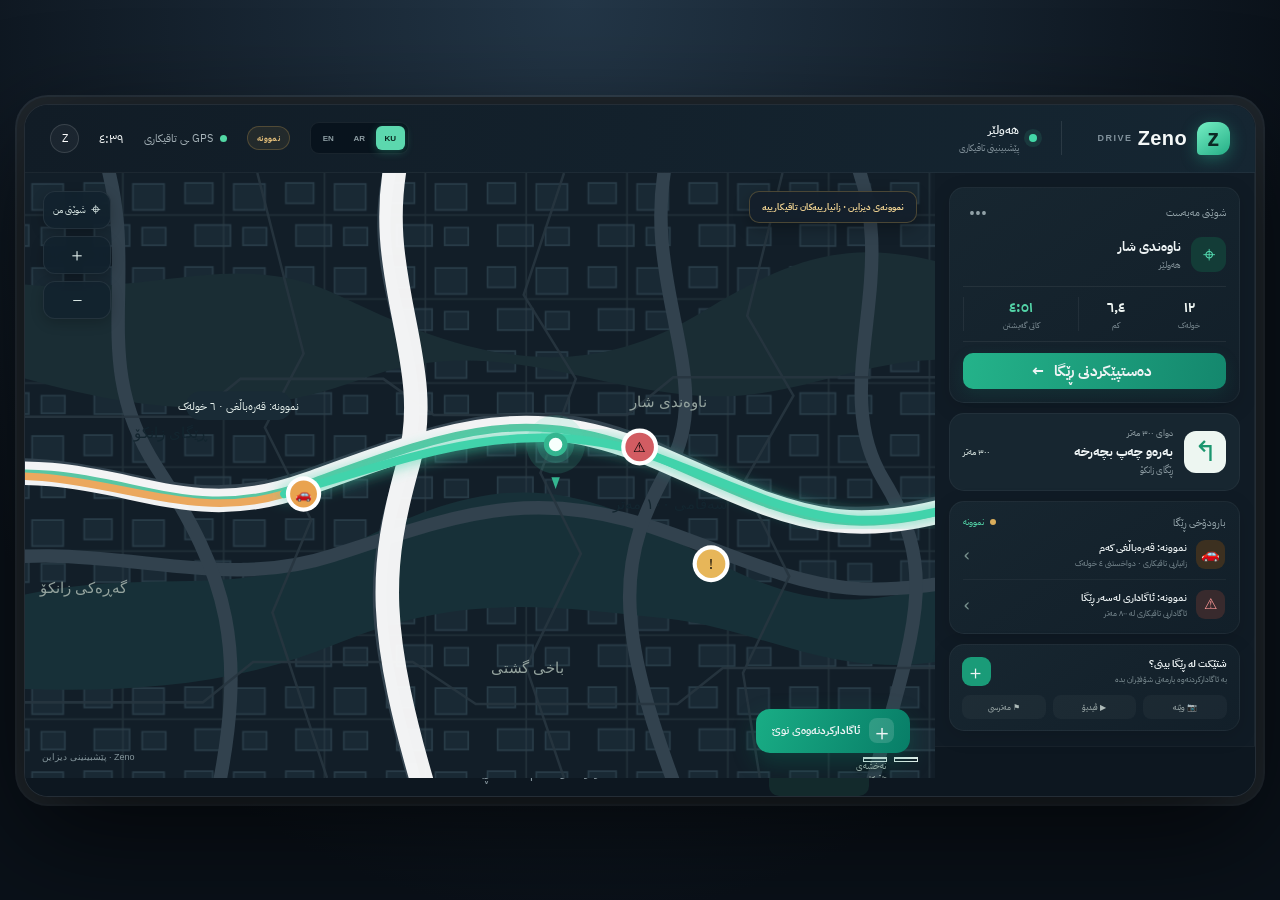
<file: zeno/car-preview.html>
<!doctype html>
<html lang="ku" dir="rtl">
<head>
  <meta charset="utf-8">
  <meta name="viewport" content="width=device-width,initial-scale=1">
  <meta name="theme-color" content="#07121d">
  <title>Zeno — شاشة السيارة</title>
  <link rel="preconnect" href="https://fonts.googleapis.com">
  <link rel="preconnect" href="https://fonts.gstatic.com" crossorigin>
  <link href="https://fonts.googleapis.com/css2?family=IBM+Plex+Sans+Arabic:wght@400;500;600;700&display=swap" rel="stylesheet">
  <link rel="stylesheet" href="css/zeno-car-preview.css">
  <link rel="stylesheet" href="css/zeno-languages.css">
</head>
<body>
  <main class="car-display">
    <header class="headbar">
      <a class="brand" href="./index.html" aria-label="Return to Zeno"><span class="brand-icon">z</span><span>Zeno</span><i>DRIVE</i></a>
      <div class="head-location"><span class="live-pip"></span><div><b id="locationCity">هەولێر</b><small id="mapNow">پێشبینینی تاقیکاری</small></div></div>
      <div class="head-meta"><nav class="language-switch" aria-label="Choose language"><button data-lang="ku" class="active" aria-pressed="true">KU</button><button data-lang="ar" aria-pressed="false">AR</button><button data-lang="en" aria-pressed="false">EN</button></nav><span class="preview-chip" id="previewMode">نموونە</span><span class="gps"><i></i> <span id="gpsText">GPS ـی تاقیکاری</span></span><span class="clock" id="clock">٤:٣٩</span><span class="profile">ز</span></div>
    </header>
    <section class="drive-layout">
      <div class="map-window">
        <svg class="map-image" viewBox="0 0 1200 720" preserveAspectRatio="xMidYMid slice" aria-label="نەخشەی تاقیکاری">
          <defs><pattern id="blocks" width="120" height="100" patternUnits="userSpaceOnUse"><path d="M9 12h33v24H9zM67 13h37v31H67zM21 62h42v25H21zM78 65h28v21H78z" fill="#182a38" stroke="#29404e" stroke-width="2" rx="5"/><path d="M0 50H120M55 0v100" stroke="#30424c" stroke-width="2" opacity=".55"/></pattern><linearGradient id="water" x2="0" y2="1"><stop stop-color="#123346"/><stop offset="1" stop-color="#102c3d"/></linearGradient><filter id="glow"><feGaussianBlur stdDeviation="9" result="b"/><feMerge><feMergeNode in="b"/><feMergeNode in="SourceGraphic"/></feMerge></filter></defs>
          <rect width="1200" height="720" fill="#111e29"/><rect width="1200" height="720" fill="url(#blocks)" opacity=".88"/>
          <path d="M-50 110 C170 180 285 75 430 145 S710 260 865 165 S1080 80 1260 140L1260 235C1080 190 1000 275 860 265S610 190 460 245 180 290-50 210Z" fill="#182d35"/>
          <path d="M-35 530 C170 450 290 520 430 450S670 345 820 430 1040 540 1240 455L1240 555C1050 630 960 545 820 530S575 500 430 560 140 620-35 610Z" fill="#153139"/>
          <g fill="none" stroke="#304250" stroke-width="16" stroke-linecap="round">
            <path d="M-40 355 C160 320 225 420 395 360 S660 260 815 330 1020 440 1240 365"/><path d="M-40 470 C145 425 270 505 425 455S665 370 830 430 1030 520 1240 470"/><path d="M150 -30 C200 120 130 220 215 350S325 565 285 750"/><path d="M500 -30 C450 125 550 215 510 345S465 530 530 750"/><path d="M825 -30 C785 130 885 245 825 350S755 530 840 750"/><path d="M1040 -30 C1110 115 1010 250 1080 365S1115 545 1060 750"/>
          </g>
          <g fill="none" stroke="#263641" stroke-width="3" opacity=".9"><path d="M20 290h240l55-45h170l60 43h230l55-45h340M0 630h270l60-48h190l75 50h240l54-43h280M335 0l55 215-46 88 55 110-46 110 65 197M700 0l-48 145 62 100-42 112 48 96-65 135 45 132M960 0l-42 170 55 95-60 105 55 110-55 115 20 125"/></g>
          <g fill="none" stroke="#fff" stroke-width="28" stroke-linecap="round" opacity=".94"><path d="M-30 365 C165 330 230 430 395 370S655 270 815 340 1035 450 1235 375"/><path d="M505 -35 C465 120 550 220 515 345S475 540 540 755"/></g>
          <path d="M-30 365 C165 330 230 430 395 370S655 270 815 340 1035 450 1235 375" fill="none" stroke="#4fc9a2" stroke-width="9" stroke-linecap="round"/>
          <path d="M-30 367 C130 337 235 422 367 382" fill="none" stroke="#f1a755" stroke-width="9" stroke-linecap="round"/>
          <path d="M367 382 C505 344 652 279 815 340S1035 450 1235 375" fill="none" stroke="#36d7aa" stroke-width="10" stroke-linecap="round" filter="url(#glow)"/>
          <g font-family="Arial,sans-serif" font-size="18" fill="#93a39e"><text id="cityCenter" x="870" y="278">ناوەندی شار</text><text id="university" x="180" y="500">گەڕەکی زانکۆ</text><text id="park" x="700" y="595">باخی گشتی</text><text id="mainRoad" x="895" y="400" fill="#112530">شەقامی ١٠٠ مەتر</text><text id="universityRoad" x="275" y="315" fill="#112530">ڕێگای زانکۆ</text></g>
          <g transform="translate(690 323)"><circle r="35" fill="#36d7aa" opacity=".15"/><circle r="22" fill="#36d7aa" opacity=".2"/><circle r="11" fill="#f6fffc" stroke="#29b98f" stroke-width="6"/><path d="M-5 39 0 53 5 39" fill="#29b98f"/></g>
          <g transform="translate(390 382)"><circle r="21" fill="#fff"/><circle r="16" fill="#f0a245"/><text y="6" text-anchor="middle" font-size="16">🚗</text></g>
          <g transform="translate(790 326)"><circle r="22" fill="#fff"/><circle r="17" fill="#dc5960"/><text y="6" text-anchor="middle" font-size="17">⚠</text></g>
          <g transform="translate(875 465)"><circle r="22" fill="#fff"/><circle r="17" fill="#ecb64e"/><text y="6" text-anchor="middle" font-size="17">!</text></g>
          <g transform="translate(250 260)"><rect x="0" y="0" width="126" height="34" rx="17" fill="#172b38"/><text id="trafficMarker" x="63" y="22" text-anchor="middle" fill="#e8f3ee" font-size="13">قەرەباڵغی · ٦ خولەک</text></g>
        </svg>
        <div class="map-controls"><button>⌖ <small id="myLocation">شوێنی من</small></button><button aria-label="Zoom in">＋</button><button aria-label="Zoom out">−</button></div>
        <div class="map-scale"><span></span> <span id="mapLabel">نەخشەی تاقیکاری</span></div>
        <div class="preview-banner" id="previewBanner">نموونەی دیزاین · زانیارییەکان تاقیکارییە</div>
        <div class="map-attribution" id="mapAttribution">Zeno · پێشبینینی دیزاین</div>
        <button class="report-button"><span>＋</span><span id="reportNew">ئاگادارکردنەوەی نوێ</span></button>
      </div>
      <aside class="side-panel">
        <section class="destination"><div class="section-head"><span id="destinationTitle">شوێنی مەبەست</span><button aria-label="More">•••</button></div><div class="destination-name"><span class="dest-icon">⌖</span><div><b id="destinationName">ناوەندی شار</b><small id="destinationCity">هەولێر</small></div></div><div class="route-stats"><div><strong id="tripMinutes">١٢</strong><small id="minutes">خولەک</small></div><div><strong id="tripKm">٦٫٤</strong><small id="kilometers">کم</small></div><div class="arrive"><strong id="arrivalTime">٤:٥١</strong><small id="eta">کاتی گەیشتن</small></div></div><button class="route-button"><span id="startDrive">دەستپێکردنی ڕێگا</span> <span>←</span></button></section>
        <section class="next-turn"><div class="turn-icon">↰</div><div><small id="turnAfter">دوای ٣٠٠ مەتر</small><b id="turnInstruction">بەرەو چەپ بچەرخە</b><span id="turnStreet">ڕێگای زانکۆ</span></div><span class="turn-distance" id="turnDistance">٣٠٠ مەتر</span></section>
        <section class="road-status"><div class="section-head"><span id="roadTitle">بارودۆخی ڕێگا</span><span class="updated"><i></i> <span id="live">زیندوو</span></span></div><div class="status-line"><span class="status-symbol traffic">🚗</span><div><b id="trafficTitle">قەرەباڵغی کەمە</b><small id="trafficDesc">چاوەڕوانی دواخستنی ٤ خولەک بکە</small></div><span class="status-arrow">›</span></div><div class="status-line"><span class="status-symbol hazard">⚠</span><div><b id="hazardTitle">ئاگاداری لەسەر ڕێگاکەت</b><small id="hazardDesc">ڕووداوێک لە ٨٠٠ مەتر دوورە</small></div><span class="status-arrow">›</span></div></section>
        <section class="quick-report"><div><b id="seeSomething">شتێکت لە ڕێگا بینی؟</b><small id="helpDrivers">بە ئاگادارکردنەوە یارمەتی شۆفێران بدە</small></div><button aria-label="Add report">＋</button><div class="report-media"><span id="reportPhoto">📷 وێنە</span><span id="reportVideo">▶ ڤیدیۆ</span><span id="reportHazard">⚑ مەترسی</span></div></section>
        <footer class="panel-footer"><span>◉ <b>4G</b></span><span id="weather">☀️ ٢٨°</span><span><span id="voiceAlerts">دەنگی ئاگادارکردنەوە</span> <i class="toggle"><i></i></i></span></footer>
      </aside>
    </section>
    <nav class="dock"><button class="dock-active"><span>⌖</span><span id="navMap">نەخشە</span></button><button><span>↗</span><span id="navTrips">گەشتەکان</span></button><button><span>◉</span><span id="navReports">ئاگادارکردنەوەکانم</span></button><button><span>⚙</span><span id="navSettings">ڕێکخستنەکان</span></button></nav>
  </main>
  <script>
    const copy={
      ku:{locationCity:'هەولێر',mapNow:'پێشبینینی تاقیکاری',gpsText:'GPS ـی تاقیکاری',clock:'٤:٣٩',cityCenter:'ناوەندی شار',university:'گەڕەکی زانکۆ',park:'باخی گشتی',mainRoad:'شەقامی ١٠٠ مەتر',universityRoad:'ڕێگای زانکۆ',trafficMarker:'نموونە: قەرەباڵغی · ٦ خولەک',myLocation:'شوێنی من',mapLabel:'نەخشەی تاقیکاری',reportNew:'ئاگادارکردنەوەی نوێ',destinationTitle:'شوێنی مەبەست',destinationName:'ناوەندی شار',destinationCity:'هەولێر',tripMinutes:'١٢',tripKm:'٦٫٤',minutes:'خولەک',kilometers:'کم',arrivalTime:'٤:٥١',eta:'کاتی گەیشتن',weather:'☀️ ٢٨°',startDrive:'دەستپێکردنی ڕێگا',turnAfter:'دوای ٣٠٠ مەتر',turnInstruction:'بەرەو چەپ بچەرخە',turnStreet:'ڕێگای زانکۆ',turnDistance:'٣٠٠ مەتر',roadTitle:'بارودۆخی ڕێگا',live:'نموونە',trafficTitle:'نموونە: قەرەباڵغی کەم',trafficDesc:'زانیاریی تاقیکاری · دواخستنی ٤ خولەک',hazardTitle:'نموونە: ئاگاداری لەسەر ڕێگا',hazardDesc:'ئاگاداریی تاقیکاری لە ٨٠٠ مەتر',seeSomething:'شتێکت لە ڕێگا بینی؟',helpDrivers:'بە ئاگادارکردنەوە یارمەتی شۆفێران بدە',reportPhoto:'📷 وێنە',reportVideo:'▶ ڤیدیۆ',reportHazard:'⚑ مەترسی',voiceAlerts:'دەنگی ئاگادارکردنەوە',navMap:'نەخشە',navTrips:'گەشتەکان',navReports:'ئاگادارکردنەوەکانم',navSettings:'ڕێکخستنەکان',previewMode:'نموونە',previewBanner:'نموونەی دیزاین · زانیارییەکان تاقیکارییە',mapAttribution:'Zeno · پێشبینینی دیزاین'},
      ar:{locationCity:'أربيل',mapNow:'معاينة تصميمية',gpsText:'GPS تجريبي',clock:'٤:٣٩',cityCenter:'وسط المدينة',university:'حي الجامعة',park:'الحديقة العامة',mainRoad:'شارع ١٠٠ متر',universityRoad:'طريق الجامعة',trafficMarker:'مثال: ازدحام · ٦ دقائق',myLocation:'موقعي',mapLabel:'خريطة تجريبية',reportNew:'بلاغ جديد',destinationTitle:'الوجهة',destinationName:'وسط المدينة',destinationCity:'أربيل',tripMinutes:'١٢',tripKm:'٦٫٤',minutes:'دقيقة',kilometers:'كم',arrivalTime:'٤:٥١',eta:'الوصول المتوقع',weather:'☀️ ٢٨°',startDrive:'ابدأ القيادة',turnAfter:'بعد ٣٠٠ متر',turnInstruction:'انعطف يساراً',turnStreet:'طريق الجامعة',turnDistance:'٣٠٠ م',roadTitle:'حالة الطريق',live:'مثال',trafficTitle:'مثال: ازدحام خفيف',trafficDesc:'بيانات تجريبية · تأخير ٤ دقائق',hazardTitle:'مثال: تنبيه على الطريق',hazardDesc:'تنبيه تجريبي على بعد ٨٠٠ متر',seeSomething:'شفت شي بالطريق؟',helpDrivers:'ساعد السائقين بتنبيه سريع',reportPhoto:'📷 صورة',reportVideo:'▶ فيديو',reportHazard:'⚑ خطر',voiceAlerts:'صوت التنبيهات',navMap:'الخريطة',navTrips:'المشاوير',navReports:'بلاغاتي',navSettings:'الإعدادات',previewMode:'تجريبي',previewBanner:'معاينة تصميمية · البيانات والأرقام أمثلة فقط',mapAttribution:'Zeno · معاينة تصميمية'},
      en:{locationCity:'Erbil',mapNow:'Design preview',gpsText:'Demo GPS',clock:'4:39',cityCenter:'City centre',university:'University district',park:'Public park',mainRoad:'100 m Street',universityRoad:'University Road',trafficMarker:'Sample traffic · 6 min',myLocation:'My location',mapLabel:'Map preview',reportNew:'New report',destinationTitle:'Destination',destinationName:'City centre',destinationCity:'Erbil',tripMinutes:'12',tripKm:'6.4',minutes:'min',kilometers:'km',arrivalTime:'4:51',eta:'Estimated arrival',weather:'☀️ 28°',startDrive:'Start driving',turnAfter:'In 300 m',turnInstruction:'Turn left',turnStreet:'University Road',turnDistance:'300 m',roadTitle:'Road conditions',live:'Sample',trafficTitle:'Sample: light traffic',trafficDesc:'Demo data · 4 min delay',hazardTitle:'Sample road alert',hazardDesc:'Demo incident 800 m ahead',seeSomething:'See something on the road?',helpDrivers:'Help drivers with a quick alert',reportPhoto:'📷 Photo',reportVideo:'▶ Video',reportHazard:'⚑ Hazard',voiceAlerts:'Voice alerts',navMap:'Map',navTrips:'Trips',navReports:'My reports',navSettings:'Settings',previewMode:'Demo',previewBanner:'DESIGN PREVIEW · SAMPLE DATA ONLY',mapAttribution:'Zeno · Design preview'}
    };
    const setLanguage=lang=>{const d=copy[lang]||copy.ku;document.documentElement.lang=lang;document.documentElement.dir=lang==='en'?'ltr':'rtl';Object.entries(d).forEach(([id,text])=>{const el=document.getElementById(id);if(el)el.textContent=text});document.querySelectorAll('[data-lang]').forEach(b=>{const active=b.dataset.lang===lang;b.classList.toggle('active',active);b.setAttribute('aria-pressed',active)});document.querySelector('.map-image').setAttribute('aria-label',lang==='en'?'Navigation map preview':lang==='ar'?'خريطة قيادة تجريبية':'نەخشەی تاقیکاری');document.querySelector('.language-switch').setAttribute('aria-label',lang==='en'?'Choose language':lang==='ar'?'اختيار اللغة':'زمان هەڵبژێرە');document.querySelector('.map-controls button:first-child').setAttribute('aria-label',d.myLocation);document.querySelector('.map-controls button:nth-child(2)').setAttribute('aria-label',lang==='en'?'Zoom in':lang==='ar'?'تكبير':'گەورەکردن');document.querySelector('.map-controls button:nth-child(3)').setAttribute('aria-label',lang==='en'?'Zoom out':lang==='ar'?'تصغير':'بچووککردن');document.querySelector('.destination .section-head button').setAttribute('aria-label',lang==='en'?'More':lang==='ar'?'المزيد':'زیاتر');document.querySelector('.quick-report>button').setAttribute('aria-label',lang==='en'?'Add report':lang==='ar'?'إضافة بلاغ':'ئاگادارکردنەوە زیاد بکە');document.querySelector('.profile').textContent=lang==='en'?'Z':lang==='ar'?'م':'Z'};
    document.querySelectorAll('[data-lang]').forEach(b=>b.addEventListener('click',()=>setLanguage(b.dataset.lang)));
    setLanguage('ku');
  </script>
</body>
</html>
</file>
<file: zeno/css/zeno-car-preview.css>
*{box-sizing:border-box} :root{font-family:"IBM Plex Sans Arabic",Tahoma,sans-serif;color:#eef4f5;background:#070d13;font-synthesis:none}body{margin:0;min-height:100vh;display:grid;place-items:center;padding:24px;background:radial-gradient(ellipse at 45% 0,#233647,#0a1119 72%)}button{font:inherit;color:inherit;cursor:pointer}.car-display{width:min(1400px,100%);aspect-ratio:16/9;min-height:620px;max-height:900px;display:flex;flex-direction:column;overflow:hidden;border-radius:24px;background:#0c151e;border:1px solid #65727a44;box-shadow:0 35px 110px #000a,0 0 0 7px #20272d,0 0 0 9px #65707844}.headbar{height:68px;flex:none;display:flex;align-items:center;padding:0 25px;background:linear-gradient(100deg,#111c26,#152632);border-bottom:1px solid #ffffff0c}.brand{display:flex;align-items:center;gap:10px;font:700 20px Arial,sans-serif;letter-spacing:.4px}.brand-icon{width:33px;height:33px;display:grid;place-items:center;border-radius:12px 12px 12px 4px;background:linear-gradient(145deg,#75efc4,#25ae86);color:#0c2a25;font-size:23px;font-weight:800;box-shadow:0 4px 16px #28bd9460}.brand i{margin-right:-5px;color:#82939d;font-size:9px;font-style:normal;letter-spacing:1.5px}.head-location{display:flex;align-items:center;gap:10px;margin-right:36px;padding-right:24px;border-right:1px solid #ffffff18}.live-pip{width:8px;height:8px;background:#43d8a7;border-radius:50%;box-shadow:0 0 0 5px #43d8a71c}.head-location>div,.destination-name>div{display:grid;gap:2px}.head-location b{font-size:12px;font-weight:600}.head-location small{font-size:9px;color:#82919a}.head-meta{display:flex;align-items:center;gap:20px;margin-right:auto;color:#a8b5bb;font-size:11px}.gps{display:flex;align-items:center;gap:7px}.gps i,.updated i{height:7px;width:7px;border-radius:50%;background:#52d8a4}.clock{font-size:13px;color:#f4f7f7}.profile{width:29px;height:29px;display:grid;place-items:center;border:1px solid #ffffff21;border-radius:50%;background:#ffffff0b;color:#fff}.drive-layout{min-height:0;flex:1;display:grid;grid-template-columns:minmax(0,1fr) 320px;direction:ltr}.map-window{position:relative;overflow:hidden;background:#13202a;direction:rtl}.map-image{position:absolute;inset:0;width:100%;height:100%;filter:saturate(.9)}.map-controls{position:absolute;top:18px;left:18px;display:grid;gap:7px}.map-controls button{min-width:38px;height:38px;padding:0 9px;display:flex;align-items:center;justify-content:center;gap:5px;border:1px solid #ffffff13;border-radius:12px;background:#12222edc;box-shadow:0 4px 13px #0003;color:#d7e5e2;font-size:18px;backdrop-filter:blur(8px)}.map-controls button:first-child{font-size:17px}.map-controls small{font-size:9px}.map-scale{position:absolute;bottom:16px;right:17px;display:flex;align-items:center;gap:7px;color:#a7b6b1;font-size:9px;text-shadow:0 1px 4px #000}.map-scale span{width:24px;height:5px;border:1px solid #e6f3ef;border-top:2px solid #e6f3ef}.map-attribution{position:absolute;left:17px;bottom:16px;color:#86979d;font:9px Arial,sans-serif}.map-attribution span{color:#39c39b;margin:0 4px}.report-button{position:absolute;bottom:25px;right:25px;height:44px;display:flex;align-items:center;gap:9px;padding:0 16px;border:0;border-radius:14px;background:linear-gradient(110deg,#19ad85,#087d67);box-shadow:0 9px 24px #087b6055;font-size:11px;font-weight:700}.report-button span:first-child{width:25px;height:25px;display:grid;place-items:center;border-radius:8px;background:#ffffff25;font:22px Arial}.side-panel{direction:rtl;display:flex;flex-direction:column;gap:10px;padding:14px;background:#101b25;border-right:1px solid #ffffff0c}.destination,.road-status,.quick-report{padding:13px;border:1px solid #ffffff0c;border-radius:15px;background:linear-gradient(145deg,#172630,#121f29);box-shadow:0 5px 20px #0002}.section-head{display:flex;align-items:center;justify-content:space-between;color:#98a8ae;font-size:10px}.section-head button{border:0;background:none;color:#91a1a7;font-size:15px}.destination-name{display:flex;align-items:center;gap:10px;margin-top:12px}.dest-icon{width:35px;height:35px;display:grid;place-items:center;border-radius:11px;background:#133c37;color:#54dbb0;font-size:22px}.destination-name b{font-size:13px}.destination-name small{color:#829198;font-size:9px}.route-stats{display:flex;align-items:center;gap:0;margin-top:14px;padding:10px 0;border-top:1px solid #ffffff10;border-bottom:1px solid #ffffff10}.route-stats div{flex:1;display:grid;justify-items:center;gap:1px;border-left:1px solid #ffffff10}.route-stats div:first-child{border:0}.route-stats strong{font-size:14px;color:#eff6f3}.route-stats small{font-size:8px;color:#86969d}.route-stats .arrive{flex:1.55}.route-stats .arrive strong{color:#53d3a7}.route-button{width:100%;height:36px;margin-top:11px;border:0;border-radius:10px;background:linear-gradient(100deg,#24b38a,#14876d);box-shadow:0 5px 15px #128b6c29;font-size:10px;font-weight:700}.route-button span{margin-right:7px;font-size:15px}.next-turn{min-height:78px;display:flex;align-items:center;gap:11px;padding:11px 13px;border:1px solid #ffffff0c;border-radius:15px;background:#172630}.turn-icon{width:42px;height:42px;flex:none;display:grid;place-items:center;border-radius:12px;background:#edf6f1;color:#1b966f;font:28px Arial}.next-turn>div:nth-child(2){display:grid;gap:2px}.next-turn small{font-size:9px;color:#8b9aa0}.next-turn b{font-size:13px}.next-turn span{font-size:9px;color:#89989f}.turn-distance{margin-right:auto;color:#d6e2de!important}.road-status{padding-bottom:4px}.updated{display:flex;align-items:center;gap:6px;color:#53d3a7;font-size:9px}.updated i{width:6px;height:6px}.status-line{display:flex;align-items:center;gap:9px;padding:10px 1px;border-bottom:1px solid #ffffff0b}.status-line:last-child{border:0}.status-symbol{width:29px;height:29px;flex:none;display:grid;place-items:center;border-radius:9px;background:#3c3020;font-size:15px}.status-symbol.hazard{background:#382a2d;color:#ff9998}.status-line div{display:grid;gap:2px}.status-line b{font-size:10px;font-weight:600}.status-line small{font-size:8px;color:#82939a}.status-arrow{margin-right:auto;color:#78908d;font-size:19px}.quick-report{position:relative;padding:11px 12px}.quick-report>div:first-child{display:grid;gap:2px}.quick-report b{font-size:10px}.quick-report small{font-size:8px;color:#85969b}.quick-report>button{position:absolute;left:12px;top:12px;width:29px;height:29px;border:0;border-radius:9px;background:#1a9b78;font-size:19px}.report-media{display:flex;gap:7px;margin-top:10px}.report-media span{flex:1;text-align:center;padding:6px 2px;border-radius:8px;background:#ffffff09;color:#aebbb9;font-size:8px}.panel-footer{display:flex;align-items:center;justify-content:space-between;margin-top:auto;padding:8px 4px 0;color:#8d9da3;font-size:9px}.panel-footer>span{display:flex;align-items:center;gap:5px}.panel-footer b{font:10px Arial;color:#b8c7c8}.toggle{width:27px;height:15px;padding:2px;border-radius:10px;background:#218f70}.toggle i{display:block;width:11px;height:11px;border-radius:50%;margin-right:auto;background:white}.dock{height:50px;flex:none;display:flex;align-items:stretch;justify-content:center;gap:8px;background:#0d1720;border-top:1px solid #ffffff0c}.dock button{min-width:100px;display:flex;align-items:center;justify-content:center;gap:7px;border:0;border-radius:10px;background:transparent;color:#829199;font-size:9px}.dock button span{font-size:15px}.dock .dock-active{color:#55dbb1;background:#132a2c}.dock-active span{color:#5de2b5}@media(max-width:900px){body{padding:0}.car-display{width:100%;max-height:none;min-height:100dvh;height:100dvh;aspect-ratio:auto;border-radius:0;border:0;box-shadow:none}.headbar{height:54px;padding:0 14px}.drive-layout{grid-template-columns:minmax(0,1fr) 270px}.side-panel{padding:9px;gap:7px}.destination,.road-status,.quick-report{padding:10px}.head-location{margin-right:18px;padding-right:15px}.head-meta{gap:12px}}@media(max-width:650px){.drive-layout{grid-template-columns:minmax(0,1fr) 210px}.side-panel{padding:7px;gap:6px}.brand{font-size:17px}.brand-icon{width:29px;height:29px}.head-location b{font-size:10px}.head-location{margin-right:12px;padding-right:10px}.head-meta{gap:9px;font-size:9px}.profile{width:25px;height:25px}.route-stats strong{font-size:11px}.route-stats .arrive{flex:1.35}.next-turn{padding:8px}.turn-icon{width:33px;height:33px}.next-turn b{font-size:10px}.status-line{gap:6px}.status-line b{font-size:9px}.status-line small{font-size:7px}.dock{height:44px}.dock button{min-width:70px;font-size:8px}}@media(max-width:510px){.drive-layout{grid-template-columns:1fr;grid-template-rows:minmax(0,1fr) auto}.side-panel{display:grid;grid-template-columns:1fr 1fr;max-height:240px;overflow:hidden}.destination{grid-row:span 2}.road-status{grid-column:2}.quick-report{grid-column:2}.next-turn{grid-column:1/-1;min-height:60px}.panel-footer{display:none}.head-location{display:none}.map-controls{top:10px;left:10px}.report-button{bottom:12px;right:12px}.dock{display:none}}@media(max-height:560px) and (min-width:511px){.headbar{height:50px}.side-panel{padding:7px;gap:5px}.destination,.road-status,.quick-report{padding:8px}.next-turn{min-height:65px}.route-stats{margin-top:8px;padding:6px 0}.route-button{margin-top:7px;height:31px}.quick-report .report-media{margin-top:6px}.dock{height:40px}}

.preview-chip{padding:5px 9px;border:1px solid #d9aa5340;border-radius:999px;background:#d9aa5316;color:#e7c17b;font-size:8px;font-weight:700;letter-spacing:.3px}.preview-banner{position:absolute;z-index:10;top:18px;right:18px;padding:8px 12px;border:1px solid #dfb25345;border-radius:10px;background:#141f2be8;color:#f0d392;font-size:9px;font-weight:700;box-shadow:0 5px 16px #0004;backdrop-filter:blur(8px)}.updated i{background:#d9ad5b}.brand{text-decoration:none;color:#f4f8f7}@media(max-width:650px){.preview-banner{top:10px;right:10px;font-size:8px;padding:7px 9px}.preview-chip{padding:4px 7px;font-size:7px}}
</file>
<file: zeno/css/zeno-languages.css>
.language-switch{display:flex;align-items:center;padding:3px;border-radius:9px;background:#08131d;border:1px solid #ffffff12;gap:2px}
.language-switch button{height:24px;min-width:29px;padding:0 6px;border:0;border-radius:6px;background:transparent;color:#8d9da3;font:700 8px Arial,sans-serif}
.language-switch button.active{color:#09251d;background:#5cd8ae;box-shadow:0 2px 8px #39bf9655}
:dir(ltr) .side-panel{direction:ltr}
:dir(ltr) .head-location{margin-right:0;margin-left:36px;padding-right:0;padding-left:24px;border-right:0;border-left:1px solid #ffffff18}
:dir(ltr) .head-meta{margin-right:0;margin-left:auto}
:dir(ltr) .destination-name{text-align:left}
:dir(ltr) .route-stats div{border-left:0;border-right:1px solid #ffffff10}
:dir(ltr) .route-stats div:first-child{border:0}
:dir(ltr) .route-button span{display:inline-block;transform:rotate(180deg)}
:dir(ltr) .next-turn>div:nth-child(2),:dir(ltr) .road-status,:dir(ltr) .quick-report{text-align:left}
:dir(ltr) .status-arrow,:dir(ltr) .quick-report>button{margin-left:auto;margin-right:0}
:dir(ltr) .turn-distance{margin-left:auto;margin-right:0}
:dir(ltr) .panel-footer{direction:ltr}
@media(max-width:900px){:dir(ltr) .head-location{margin-left:18px;padding-left:15px}}
@media(max-width:650px){.language-switch button{min-width:25px;padding:0 4px}:dir(ltr) .head-location{margin-left:12px;padding-left:10px}}
</file>
